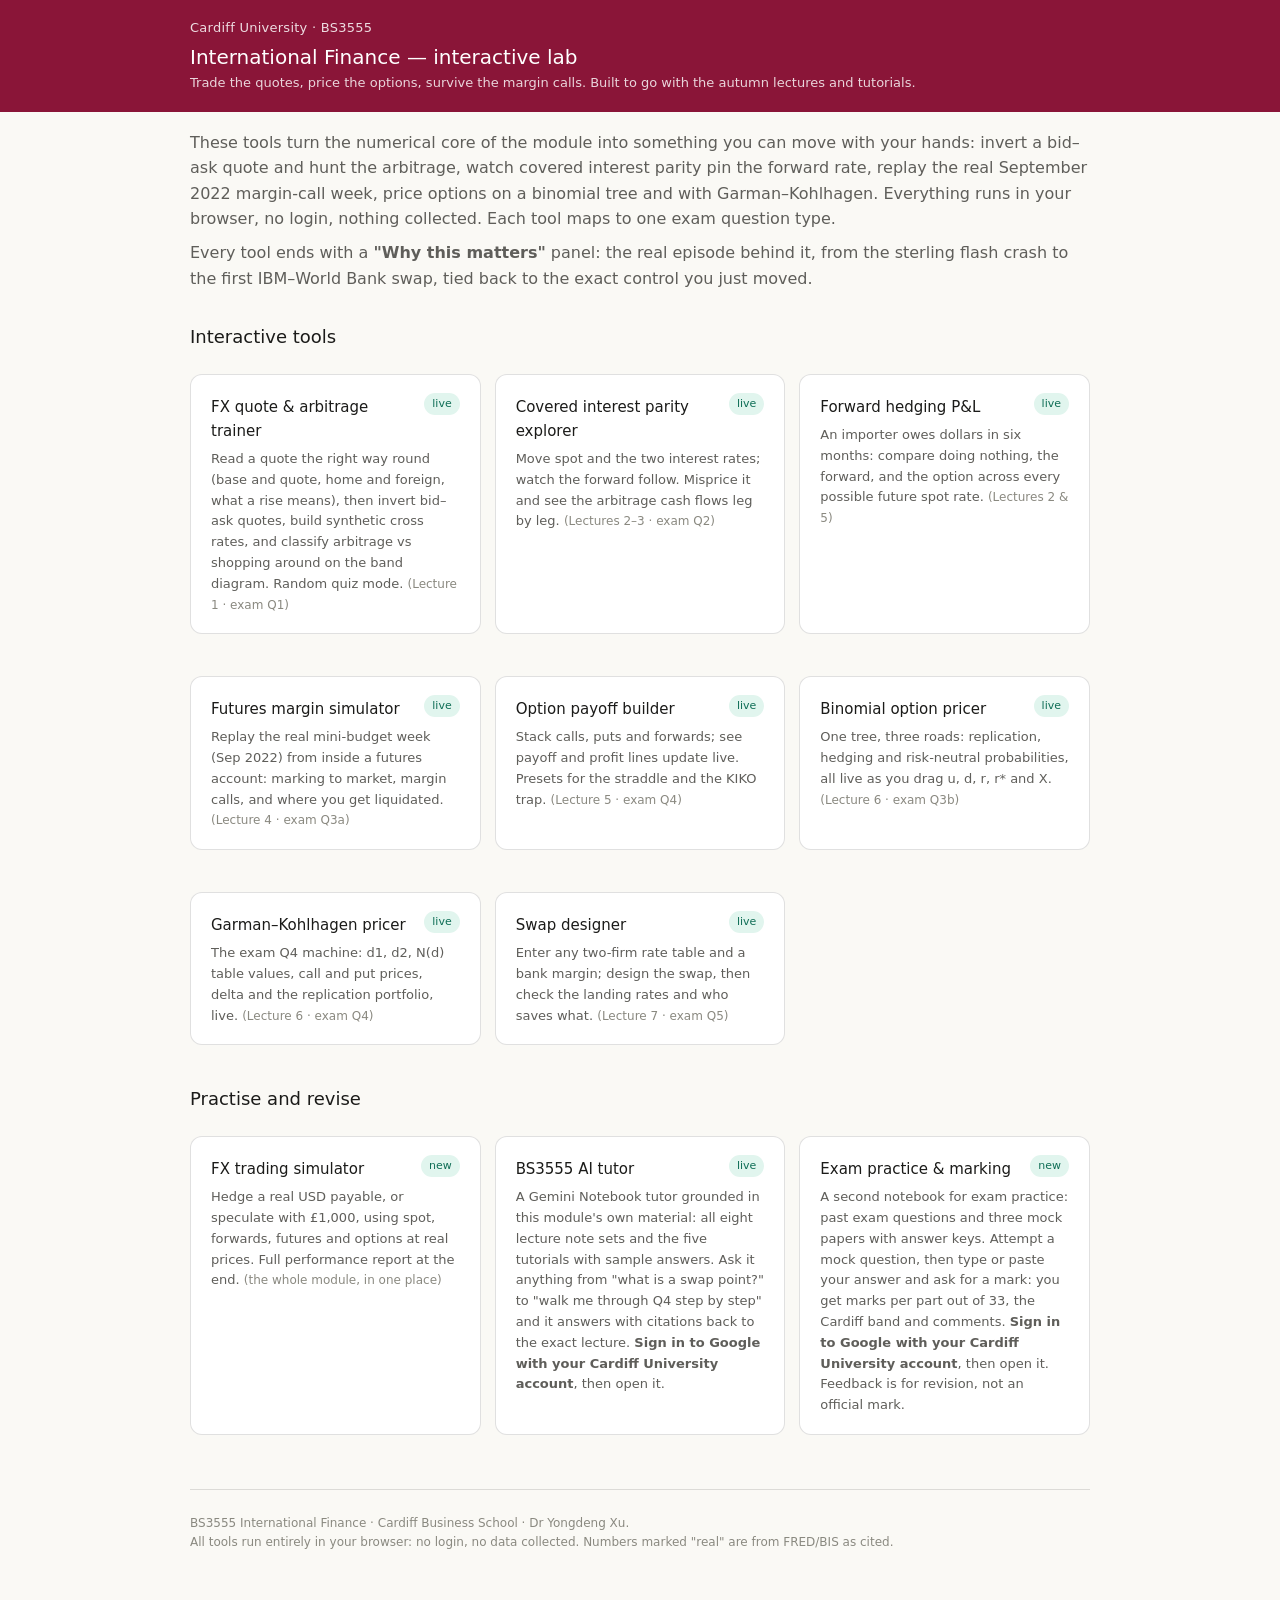
<file: index.html>
<!DOCTYPE html>
<html lang="en">
<head>
<meta charset="utf-8" />
<meta name="viewport" content="width=device-width, initial-scale=1" />
<title>BS3555 interactive lab — International Finance</title>
<link rel="stylesheet" href="assets/styles.css" />
</head>
<body>
<header class="site-header">
  <div class="wrap">
    <div style="flex:1 1 auto;">
      <div class="code">Cardiff University · BS3555</div>
      <h1>International Finance — interactive lab</h1>
      <p class="sub">Trade the quotes, price the options, survive the margin calls. Built to go with the autumn lectures and tutorials.</p>
    </div>
  </div>
</header>

<main class="wrap">
  <p class="muted" style="margin-top:18px;">
    These tools turn the numerical core of the module into something you can move with your hands: invert a
    bid–ask quote and hunt the arbitrage, watch covered interest parity pin the forward rate, replay the real
    September 2022 margin-call week, price options on a binomial tree and with Garman–Kohlhagen. Everything runs
    in your browser, no login, nothing collected. Each tool maps to one exam question type.
  </p>
  <p class="muted" style="margin-top:2px;">
    Every tool ends with a <b>"Why this matters"</b> panel: the real episode behind it, from the sterling flash
    crash to the first IBM–World Bank swap, tied back to the exact control you just moved.
  </p>

  <h2>Interactive tools</h2>
  <div class="grid">

    <a class="card" href="widgets/fx-quote-trainer.html" style="text-decoration:none;color:inherit;">
      <div style="display:flex;justify-content:space-between;align-items:start;gap:8px;">
        <h3 style="margin:.1rem 0;">FX quote &amp; arbitrage trainer</h3><span class="tag live">live</span>
      </div>
      <p class="small muted" style="margin:.3rem 0 0;">Read a quote the right way round (base and quote, home and foreign, what a rise means), then invert bid–ask quotes, build synthetic cross rates, and classify arbitrage vs shopping around on the band diagram. Random quiz mode. <span class="tiny">(Lecture 1 · exam Q1)</span></p>
    </a>

    <a class="card" href="widgets/cip-explorer.html" style="text-decoration:none;color:inherit;">
      <div style="display:flex;justify-content:space-between;align-items:start;gap:8px;">
        <h3 style="margin:.1rem 0;">Covered interest parity explorer</h3><span class="tag live">live</span>
      </div>
      <p class="small muted" style="margin:.3rem 0 0;">Move spot and the two interest rates; watch the forward follow. Misprice it and see the arbitrage cash flows leg by leg. <span class="tiny">(Lectures 2–3 · exam Q2)</span></p>
    </a>

    <a class="card" href="widgets/forward-hedge.html" style="text-decoration:none;color:inherit;">
      <div style="display:flex;justify-content:space-between;align-items:start;gap:8px;">
        <h3 style="margin:.1rem 0;">Forward hedging P&amp;L</h3><span class="tag live">live</span>
      </div>
      <p class="small muted" style="margin:.3rem 0 0;">An importer owes dollars in six months: compare doing nothing, the forward, and the option across every possible future spot rate. <span class="tiny">(Lectures 2 &amp; 5)</span></p>
    </a>

    <a class="card" href="widgets/margin-simulator.html" style="text-decoration:none;color:inherit;">
      <div style="display:flex;justify-content:space-between;align-items:start;gap:8px;">
        <h3 style="margin:.1rem 0;">Futures margin simulator</h3><span class="tag live">live</span>
      </div>
      <p class="small muted" style="margin:.3rem 0 0;">Replay the real mini-budget week (Sep 2022) from inside a futures account: marking to market, margin calls, and where you get liquidated. <span class="tiny">(Lecture 4 · exam Q3a)</span></p>
    </a>

    <a class="card" href="widgets/option-payoffs.html" style="text-decoration:none;color:inherit;">
      <div style="display:flex;justify-content:space-between;align-items:start;gap:8px;">
        <h3 style="margin:.1rem 0;">Option payoff builder</h3><span class="tag live">live</span>
      </div>
      <p class="small muted" style="margin:.3rem 0 0;">Stack calls, puts and forwards; see payoff and profit lines update live. Presets for the straddle and the KIKO trap. <span class="tiny">(Lecture 5 · exam Q4)</span></p>
    </a>

    <a class="card" href="widgets/binomial-pricer.html" style="text-decoration:none;color:inherit;">
      <div style="display:flex;justify-content:space-between;align-items:start;gap:8px;">
        <h3 style="margin:.1rem 0;">Binomial option pricer</h3><span class="tag live">live</span>
      </div>
      <p class="small muted" style="margin:.3rem 0 0;">One tree, three roads: replication, hedging and risk-neutral probabilities, all live as you drag u, d, r, r* and X. <span class="tiny">(Lecture 6 · exam Q3b)</span></p>
    </a>

    <a class="card" href="widgets/gk-pricer.html" style="text-decoration:none;color:inherit;">
      <div style="display:flex;justify-content:space-between;align-items:start;gap:8px;">
        <h3 style="margin:.1rem 0;">Garman–Kohlhagen pricer</h3><span class="tag live">live</span>
      </div>
      <p class="small muted" style="margin:.3rem 0 0;">The exam Q4 machine: d1, d2, N(d) table values, call and put prices, delta and the replication portfolio, live. <span class="tiny">(Lecture 6 · exam Q4)</span></p>
    </a>

    <a class="card" href="widgets/swap-designer.html" style="text-decoration:none;color:inherit;">
      <div style="display:flex;justify-content:space-between;align-items:start;gap:8px;">
        <h3 style="margin:.1rem 0;">Swap designer</h3><span class="tag live">live</span>
      </div>
      <p class="small muted" style="margin:.3rem 0 0;">Enter any two-firm rate table and a bank margin; design the swap, then check the landing rates and who saves what. <span class="tiny">(Lecture 7 · exam Q5)</span></p>
    </a>

  </div>

  <h2 style="margin-top:26px;">Practise and revise</h2>
  <div class="grid">

    <a class="card" href="widgets/trading-sim.html" style="text-decoration:none;color:inherit;">
      <div style="display:flex;justify-content:space-between;align-items:start;gap:8px;">
        <h3 style="margin:.1rem 0;">FX trading simulator</h3><span class="tag live">new</span>
      </div>
      <p class="small muted" style="margin:.3rem 0 0;">Hedge a real USD payable, or speculate with £1,000, using spot, forwards, futures and options at real prices. Full performance report at the end. <span class="tiny">(the whole module, in one place)</span></p>
    </a>

    <a class="card" href="https://notebook.google.com/notebook/582b45f0-46b4-4228-8058-7134e683a247" target="_blank" rel="noopener" style="text-decoration:none;color:inherit;">
      <div style="display:flex;justify-content:space-between;align-items:start;gap:8px;">
        <h3 style="margin:.1rem 0;">BS3555 AI tutor</h3><span class="tag live">live</span>
      </div>
      <p class="small muted" style="margin:.3rem 0 0;">A Gemini Notebook tutor grounded in this module's own material: all eight lecture note sets and the five tutorials with sample answers. Ask it anything from "what is a swap point?" to "walk me through Q4 step by step" and it answers with citations back to the exact lecture. <b>Sign in to Google with your Cardiff University account</b>, then open it.</p>
    </a>

    <a class="card" href="https://notebook.google.com/notebook/c7bdd429-d7c1-4443-be25-0148cfdd7a60" target="_blank" rel="noopener" style="text-decoration:none;color:inherit;">
      <div style="display:flex;justify-content:space-between;align-items:start;gap:8px;">
        <h3 style="margin:.1rem 0;">Exam practice &amp; marking</h3><span class="tag live">new</span>
      </div>
      <p class="small muted" style="margin:.3rem 0 0;">A second notebook for exam practice: past exam questions and three mock papers with answer keys. Attempt a mock question, then type or paste your answer and ask for a mark: you get marks per part out of 33, the Cardiff band and comments. <b>Sign in to Google with your Cardiff University account</b>, then open it. Feedback is for revision, not an official mark.</p>
    </a>

  </div>

  <footer class="site">
    <p>BS3555 International Finance · Cardiff Business School · Dr Yongdeng Xu.<br/>
    All tools run entirely in your browser: no login, no data collected. Numbers marked "real" are from FRED/BIS as cited.</p>
  </footer>
</main>
</body>
</html>
</file>
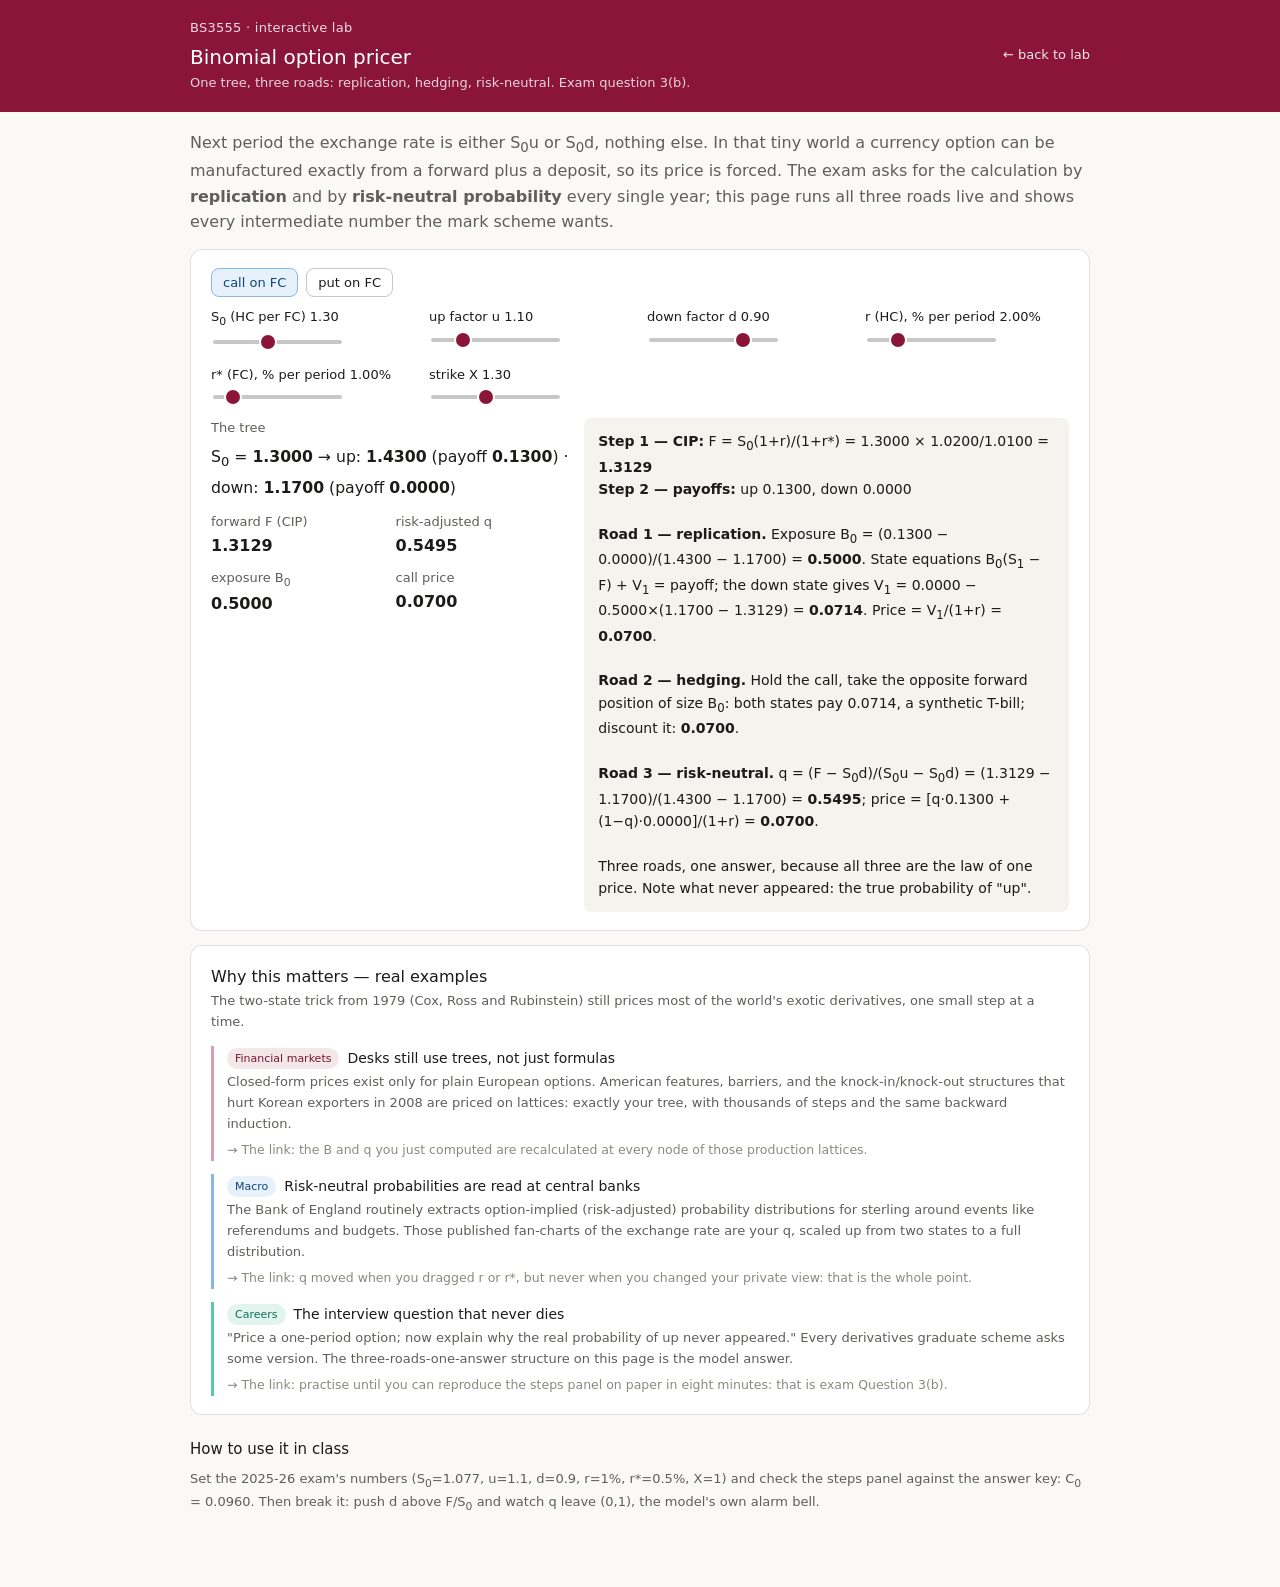
<file: widgets/binomial-pricer.html>
<!DOCTYPE html>
<html lang="en">
<head>
<meta charset="utf-8" />
<meta name="viewport" content="width=device-width, initial-scale=1" />
<title>Binomial option pricer — BS3555</title>
<link rel="stylesheet" href="../assets/styles.css" />
</head>
<body>
<header class="site-header">
  <div class="wrap">
    <div style="flex:1 1 auto;">
      <div class="code">BS3555 · interactive lab</div>
      <h1>Binomial option pricer</h1>
      <p class="sub">One tree, three roads: replication, hedging, risk-neutral. Exam question 3(b).</p>
    </div>
    <a class="crumb" href="../index.html">← back to lab</a>
  </div>
</header>

<main class="wrap">
  <p class="muted" style="margin-top:18px;">
    Next period the exchange rate is either S<sub>0</sub>u or S<sub>0</sub>d, nothing else. In that tiny world a
    currency option can be manufactured exactly from a forward plus a deposit, so its price is forced. The exam asks
    for the calculation by <b>replication</b> and by <b>risk-neutral probability</b> every single year; this page runs
    all three roads live and shows every intermediate number the mark scheme wants.
  </p>

  <div class="card">
    <div style="display:flex;gap:8px;margin-bottom:10px;">
      <button class="chip typ active" data-t="call">call on FC</button>
      <button class="chip typ" data-t="put">put on FC</button>
    </div>
    <div style="display:grid;grid-template-columns:repeat(auto-fit,minmax(170px,1fr));gap:14px;margin-bottom:12px;">
      <label class="small">S<sub>0</sub> (HC per FC) <span id="v-s"></span><input type="range" id="s" min="0.8" max="2.0" step="0.01" value="1.30"/></label>
      <label class="small">up factor u <span id="v-u"></span><input type="range" id="u" min="1.02" max="1.40" step="0.01" value="1.10"/></label>
      <label class="small">down factor d <span id="v-d"></span><input type="range" id="d" min="0.60" max="0.99" step="0.01" value="0.90"/></label>
      <label class="small">r (HC), % per period <span id="v-r"></span><input type="range" id="r" min="0" max="10" step="0.25" value="2"/></label>
      <label class="small">r* (FC), % per period <span id="v-rs"></span><input type="range" id="rs" min="0" max="10" step="0.25" value="1"/></label>
      <label class="small">strike X <span id="v-x"></span><input type="range" id="x" min="0.8" max="2.0" step="0.01" value="1.30"/></label>
    </div>

    <div id="warn"></div>

    <div style="display:grid;grid-template-columns:1fr 1.35fr;gap:14px;align-items:start;">
      <div>
        <div class="small muted" style="margin-bottom:4px;">The tree</div>
        <div id="tree" style="line-height:1.8;font-size:0.98rem;"></div>
        <div style="display:grid;grid-template-columns:1fr 1fr;gap:10px;margin-top:10px;">
          <div class="metric" id="m-f"></div>
          <div class="metric" id="m-q"></div>
          <div class="metric" id="m-b"></div>
          <div class="metric" id="m-p"></div>
        </div>
      </div>
      <div class="maths" style="display:block;" id="steps"></div>
    </div>
  </div>

  <div class="why">
    <h3>Why this matters — real examples</h3>
    <p class="lead">The two-state trick from 1979 (Cox, Ross and Rubinstein) still prices most of the world's exotic derivatives, one small step at a time.</p>
    <div class="exlist">
      <div class="ex fin">
        <p class="h"><span class="pill fin">Financial markets</span>Desks still use trees, not just formulas</p>
        <p class="b">Closed-form prices exist only for plain European options. American features, barriers, and the knock-in/knock-out structures that hurt Korean exporters in 2008 are priced on lattices: exactly your tree, with thousands of steps and the same backward induction.</p>
        <span class="k">→ The link: the B and q you just computed are recalculated at every node of those production lattices.</span>
      </div>
      <div class="ex macro">
        <p class="h"><span class="pill macro">Macro</span>Risk-neutral probabilities are read at central banks</p>
        <p class="b">The Bank of England routinely extracts option-implied (risk-adjusted) probability distributions for sterling around events like referendums and budgets. Those published fan-charts of the exchange rate are your q, scaled up from two states to a full distribution.</p>
        <span class="k">→ The link: q moved when you dragged r or r*, but never when you changed your private view: that is the whole point.</span>
      </div>
      <div class="ex labour">
        <p class="h"><span class="pill labour">Careers</span>The interview question that never dies</p>
        <p class="b">"Price a one-period option; now explain why the real probability of up never appeared." Every derivatives graduate scheme asks some version. The three-roads-one-answer structure on this page is the model answer.</p>
        <span class="k">→ The link: practise until you can reproduce the steps panel on paper in eight minutes: that is exam Question 3(b).</span>
      </div>
    </div>
  </div>

  <h3>How to use it in class</h3>
  <p class="small muted">Set the 2025-26 exam's numbers (S<sub>0</sub>=1.077, u=1.1, d=0.9, r=1%, r*=0.5%, X=1) and check the steps panel against the answer key: C<sub>0</sub> = 0.0960. Then break it: push d above F/S<sub>0</sub> and watch q leave (0,1), the model's own alarm bell.</p>

<script src="../assets/fxlib.js"></script>
<script>
let typ = "call";
document.querySelectorAll(".typ").forEach(b => b.addEventListener("click", e => {
  document.querySelectorAll(".typ").forEach(x => x.classList.remove("active"));
  e.target.classList.add("active"); typ = e.target.dataset.t; upd();
}));

function upd() {
  const S0 = +document.getElementById("s").value, u = +document.getElementById("u").value, d = +document.getElementById("d").value;
  const r = +document.getElementById("r").value / 100, rs = +document.getElementById("rs").value / 100, X = +document.getElementById("x").value;
  ["s","u","d","r","rs","x"].forEach(id => {
    const el = document.getElementById("v-" + id);
    const v = +document.getElementById(id).value;
    el.textContent = (id === "r" || id === "rs") ? v.toFixed(2) + "%" : fmt(v, 2);
  });
  const B1 = binom1(S0, u, d, r, rs, X, typ);
  const ok = B1.q > 0 && B1.q < 1;
  document.getElementById("warn").innerHTML = ok ? "" :
    `<p class="badge bad" style="display:inline-block;">q = ${fmt(B1.q,3)} is outside (0,1): the forward ${fmt(B1.F,4)} lies outside [S<sub>0</sub>d, S<sub>0</sub>u], so this tree admits arbitrage before any option enters. Fix u, d or the rates.</p>`;

  document.getElementById("tree").innerHTML =
    `S<sub>0</sub> = <b>${fmt(S0,4)}</b> →
     up: <b>${fmt(B1.Su,4)}</b> (payoff <b>${fmt(B1.Cu,4)}</b>) ·
     down: <b>${fmt(B1.Sd,4)}</b> (payoff <b>${fmt(B1.Cd,4)}</b>)`;
  document.getElementById("m-f").innerHTML = `<div class="small muted">forward F (CIP)</div><b>${fmt(B1.F,4)}</b>`;
  document.getElementById("m-q").innerHTML = `<div class="small muted">risk-adjusted q</div><b>${fmt(B1.q,4)}</b>`;
  document.getElementById("m-b").innerHTML = `<div class="small muted">exposure B<sub>0</sub></div><b>${fmt(B1.B,4)}</b>`;
  document.getElementById("m-p").innerHTML = `<div class="small muted">${typ} price</div><b>${fmt(B1.price,4)}</b>`;

  document.getElementById("steps").innerHTML = `
    <b>Step 1 — CIP:</b> F = S<sub>0</sub>(1+r)/(1+r*) = ${fmt(S0,4)} × ${fmt(1+r,4)}/${fmt(1+rs,4)} = <b>${fmt(B1.F,4)}</b><br/>
    <b>Step 2 — payoffs:</b> up ${fmt(B1.Cu,4)}, down ${fmt(B1.Cd,4)}<br/><br/>
    <b>Road 1 — replication.</b> Exposure B<sub>0</sub> = (${fmt(B1.Cu,4)} − ${fmt(B1.Cd,4)})/(${fmt(B1.Su,4)} − ${fmt(B1.Sd,4)}) = <b>${fmt(B1.B,4)}</b>.
    State equations B<sub>0</sub>(S<sub>1</sub> − F) + V<sub>1</sub> = payoff; the down state gives
    V<sub>1</sub> = ${fmt(B1.Cd,4)} − ${fmt(B1.B,4)}×(${fmt(B1.Sd,4)} − ${fmt(B1.F,4)}) = <b>${fmt(B1.V1,4)}</b>.
    Price = V<sub>1</sub>/(1+r) = <b>${fmt(B1.priceRepl,4)}</b>.<br/><br/>
    <b>Road 2 — hedging.</b> Hold the ${typ}, take the opposite forward position of size B<sub>0</sub>: both states pay ${fmt(B1.V1,4)}, a synthetic T-bill; discount it: <b>${fmt(B1.priceRepl,4)}</b>.<br/><br/>
    <b>Road 3 — risk-neutral.</b> q = (F − S<sub>0</sub>d)/(S<sub>0</sub>u − S<sub>0</sub>d) = (${fmt(B1.F,4)} − ${fmt(B1.Sd,4)})/(${fmt(B1.Su,4)} − ${fmt(B1.Sd,4)}) = <b>${fmt(B1.q,4)}</b>;
    price = [q·${fmt(B1.Cu,4)} + (1−q)·${fmt(B1.Cd,4)}]/(1+r) = <b>${fmt(B1.price,4)}</b>.<br/><br/>
    Three roads, one answer, because all three are the law of one price. Note what never appeared: the true probability of "up".`;
}
document.querySelectorAll("input").forEach(el => el.addEventListener("input", upd));
upd();
</script>
</main>
</body>
</html>
</file>
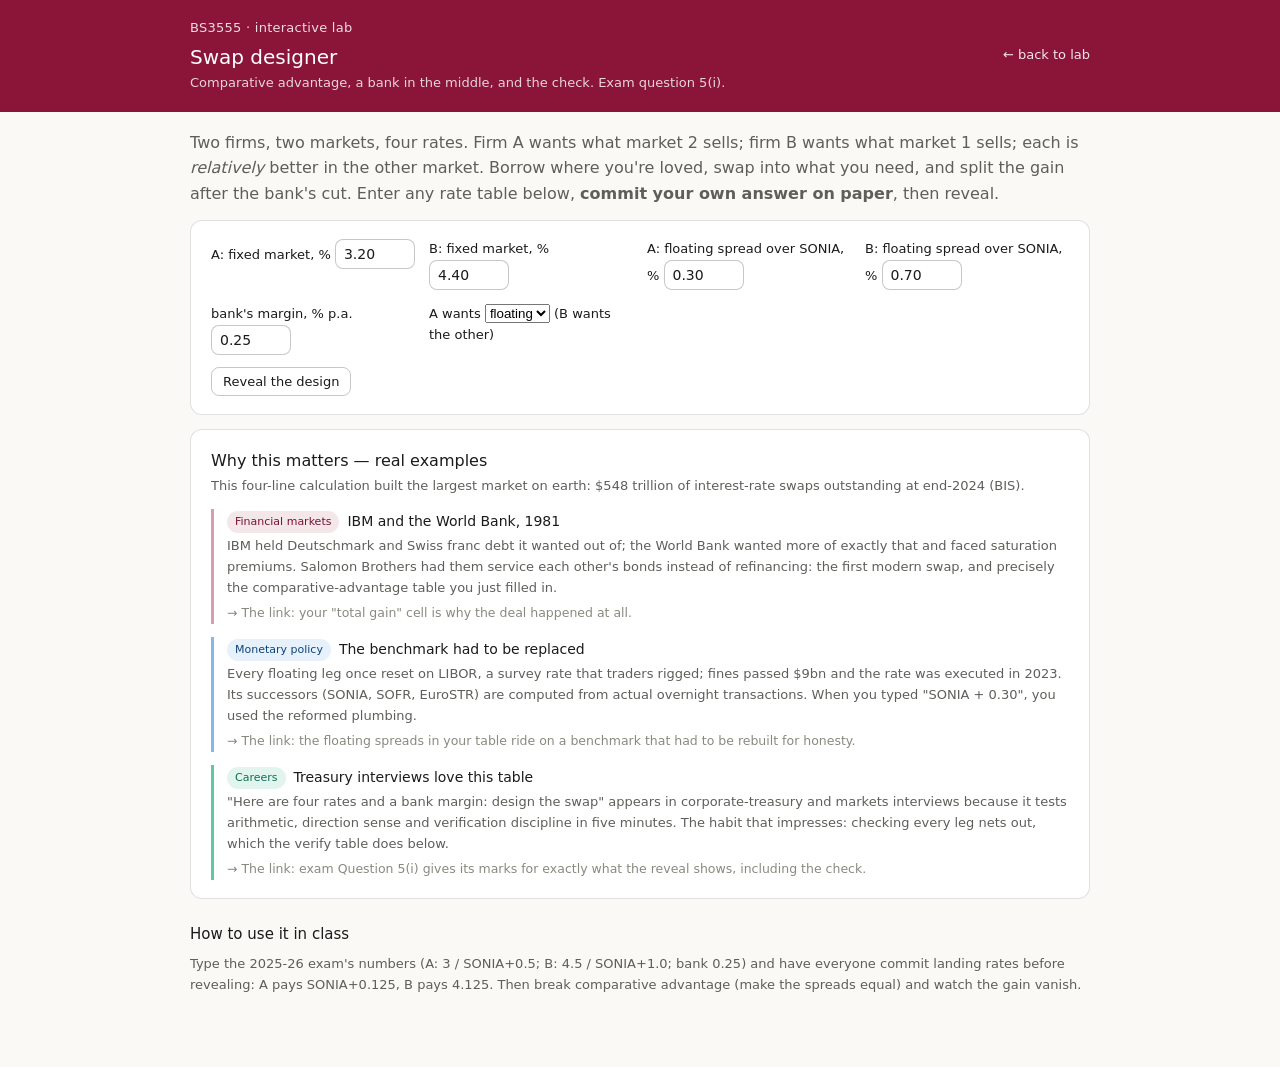
<file: widgets/swap-designer.html>
<!DOCTYPE html>
<html lang="en">
<head>
<meta charset="utf-8" />
<meta name="viewport" content="width=device-width, initial-scale=1" />
<title>Swap designer — BS3555</title>
<link rel="stylesheet" href="../assets/styles.css" />
</head>
<body>
<header class="site-header">
  <div class="wrap">
    <div style="flex:1 1 auto;">
      <div class="code">BS3555 · interactive lab</div>
      <h1>Swap designer</h1>
      <p class="sub">Comparative advantage, a bank in the middle, and the check. Exam question 5(i).</p>
    </div>
    <a class="crumb" href="../index.html">← back to lab</a>
  </div>
</header>

<main class="wrap">
  <p class="muted" style="margin-top:18px;">
    Two firms, two markets, four rates. Firm A wants what market 2 sells; firm B wants what market 1 sells; each is
    <i>relatively</i> better in the other market. Borrow where you're loved, swap into what you need, and split the
    gain after the bank's cut. Enter any rate table below, <b>commit your own answer on paper</b>, then reveal.
  </p>

  <div class="card">
    <div style="display:grid;grid-template-columns:repeat(auto-fit,minmax(190px,1fr));gap:14px;margin-bottom:12px;">
      <label class="small">A: fixed market, % <input type="number" id="fixA" step="0.05" value="3.20" style="width:80px;"/></label>
      <label class="small">B: fixed market, % <input type="number" id="fixB" step="0.05" value="4.40" style="width:80px;"/></label>
      <label class="small">A: floating spread over SONIA, % <input type="number" id="fltA" step="0.05" value="0.30" style="width:80px;"/></label>
      <label class="small">B: floating spread over SONIA, % <input type="number" id="fltB" step="0.05" value="0.70" style="width:80px;"/></label>
      <label class="small">bank's margin, % p.a. <input type="number" id="bank" step="0.05" value="0.25" style="width:80px;"/></label>
      <label class="small">A wants
        <select id="wantA"><option value="flt" selected>floating</option><option value="fix">fixed</option></select>
        (B wants the other)</label>
    </div>
    <button id="reveal">Reveal the design</button>

    <div id="out" style="display:none;margin-top:12px;">
      <div style="display:grid;grid-template-columns:repeat(auto-fit,minmax(140px,1fr));gap:10px;margin-bottom:10px;">
        <div class="metric" id="m-spr"></div>
        <div class="metric" id="m-gain"></div>
        <div class="metric" id="m-landA"></div>
        <div class="metric" id="m-landB"></div>
      </div>
      <div class="maths" style="display:block;" id="steps"></div>
      <div style="overflow-x:auto;margin-top:10px;"><table class="results" id="verify"></table></div>
    </div>
  </div>

  <div class="why">
    <h3>Why this matters — real examples</h3>
    <p class="lead">This four-line calculation built the largest market on earth: $548 trillion of interest-rate swaps outstanding at end-2024 (BIS).</p>
    <div class="exlist">
      <div class="ex fin">
        <p class="h"><span class="pill fin">Financial markets</span>IBM and the World Bank, 1981</p>
        <p class="b">IBM held Deutschmark and Swiss franc debt it wanted out of; the World Bank wanted more of exactly that and faced saturation premiums. Salomon Brothers had them service each other's bonds instead of refinancing: the first modern swap, and precisely the comparative-advantage table you just filled in.</p>
        <span class="k">→ The link: your "total gain" cell is why the deal happened at all.</span>
      </div>
      <div class="ex macro">
        <p class="h"><span class="pill macro">Monetary policy</span>The benchmark had to be replaced</p>
        <p class="b">Every floating leg once reset on LIBOR, a survey rate that traders rigged; fines passed $9bn and the rate was executed in 2023. Its successors (SONIA, SOFR, EuroSTR) are computed from actual overnight transactions. When you typed "SONIA + 0.30", you used the reformed plumbing.</p>
        <span class="k">→ The link: the floating spreads in your table ride on a benchmark that had to be rebuilt for honesty.</span>
      </div>
      <div class="ex labour">
        <p class="h"><span class="pill labour">Careers</span>Treasury interviews love this table</p>
        <p class="b">"Here are four rates and a bank margin: design the swap" appears in corporate-treasury and markets interviews because it tests arithmetic, direction sense and verification discipline in five minutes. The habit that impresses: checking every leg nets out, which the verify table does below.</p>
        <span class="k">→ The link: exam Question 5(i) gives its marks for exactly what the reveal shows, including the check.</span>
      </div>
    </div>
  </div>

  <h3>How to use it in class</h3>
  <p class="small muted">Type the 2025-26 exam's numbers (A: 3 / SONIA+0.5; B: 4.5 / SONIA+1.0; bank 0.25) and have everyone commit landing rates before revealing: A pays SONIA+0.125, B pays 4.125. Then break comparative advantage (make the spreads equal) and watch the gain vanish.</p>

<script src="../assets/fxlib.js"></script>
<script>
document.getElementById("reveal").addEventListener("click", () => {
  const fixA = +document.getElementById("fixA").value, fixB = +document.getElementById("fixB").value;
  const fltA = +document.getElementById("fltA").value, fltB = +document.getElementById("fltB").value;
  const bank = +document.getElementById("bank").value;
  const wantAflt = document.getElementById("wantA").value === "flt";
  const sFix = fixB - fixA, sFlt = fltB - fltA;
  const total = Math.abs(sFix - sFlt), gain = total - bank, each = gain / 2;   // total gain first, bank margin off, then split

  const out = document.getElementById("out"); out.style.display = "block";
  document.getElementById("m-spr").innerHTML = `<div class="small muted">spreads (fixed / floating)</div><b>${sFix.toFixed(2)}% / ${sFlt.toFixed(2)}%</b>`;
  document.getElementById("m-gain").innerHTML = `<div class="small muted">total gain / left after bank</div><b class="${gain>0?"ok":"bad"}">${total.toFixed(2)}% / ${gain.toFixed(2)}% (${each.toFixed(3)}% each)</b>`;

  if (gain <= 0) {
    document.getElementById("m-landA").innerHTML = `<div class="small muted">verdict</div><b class="bad">no swap</b>`;
    document.getElementById("m-landB").innerHTML = `<div class="small muted">why</div><b>spread difference ≤ bank margin</b>`;
    document.getElementById("steps").innerHTML = `The gain from comparative advantage is |${sFix.toFixed(2)} − ${sFlt.toFixed(2)}| − ${bank.toFixed(2)} = ${gain.toFixed(2)}% ≤ 0: with this bank margin there is nothing to share, so both firms should simply borrow directly in their target markets.`;
    document.getElementById("verify").innerHTML = "";
    return;
  }
  // A has comparative advantage where B's premium over A is LARGER
  const aBorrowsFix = sFix > sFlt;
  const landA = wantAflt ? `SONIA + ${(fltA - each).toFixed(3)}%` : `${(fixA - each).toFixed(3)}%`;
  const landB = wantAflt ? `${(fixB - each).toFixed(3)}%` : `SONIA + ${(fltB - each).toFixed(3)}%`;
  document.getElementById("m-landA").innerHTML = `<div class="small muted">A ends up paying</div><b>${landA}</b>`;
  document.getElementById("m-landB").innerHTML = `<div class="small muted">B ends up paying</div><b>${landB}</b>`;

  const borrowA = aBorrowsFix ? `fixed at ${fixA.toFixed(2)}%` : `floating at SONIA+${fltA.toFixed(2)}%`;
  const borrowB = aBorrowsFix ? `floating at SONIA+${fltB.toFixed(2)}%` : `fixed at ${fixB.toFixed(2)}%`;
  document.getElementById("steps").innerHTML = `
    <b>1. Spreads:</b> fixed ${sFix.toFixed(2)}%, floating ${sFlt.toFixed(2)}%.<br/>
    <b>2. Total gain:</b> difference of the spreads = |${sFix.toFixed(2)} − ${sFlt.toFixed(2)}| = <b>${total.toFixed(2)}%</b>. Deduct the bank's margin first: ${total.toFixed(2)} − ${bank.toFixed(2)} = <b>${gain.toFixed(2)}%</b>, then split: <b>${each.toFixed(3)}%</b> each.<br/>
    <b>3. Borrowing:</b> A borrows ${borrowA} (its comparative advantage); B borrows ${borrowB}; both swap through the bank.<br/>
    <b>4. Landing rates:</b> each firm's target-market rate minus its share: A pays <b>${landA}</b>, B pays <b>${landB}</b>.`;

  document.getElementById("verify").innerHTML = `
    <tr><th>check</th><th>calculation</th><th>result</th></tr>
    <tr><td>A saves</td><td>${wantAflt ? `(SONIA+${fltA.toFixed(2)}) − (${landA})` : `${fixA.toFixed(2)} − (${landA})`}</td><td class="ok">${each.toFixed(3)}% ✓</td></tr>
    <tr><td>B saves</td><td>${wantAflt ? `${fixB.toFixed(2)} − ${landB}` : `(SONIA+${fltB.toFixed(2)}) − (${landB})`}</td><td class="ok">${each.toFixed(3)}% ✓</td></tr>
    <tr><td>the check</td><td>A's saving + B's saving + bank margin = ${each.toFixed(3)} + ${each.toFixed(3)} + ${bank.toFixed(2)}</td><td class="ok">${(2 * each + bank).toFixed(2)}% = total gain ${total.toFixed(2)}% ✓</td></tr>
    <tr><td>legs cancel</td><td>each firm receives from the bank exactly what it pays its own lender</td><td class="ok">by construction ✓</td></tr>`;
});
</script>
</main>
</body>
</html>
</file>
<file: assets/styles.css>
/* BS3551 Interactive Lab — shared design tokens + components.
   Light/dark aware. Edit the :root values to rebrand (e.g. swap --brand to a
   different Cardiff palette). Tokens mirror the names used inside each widget. */

:root {
  --brand: #8A1538;            /* Cardiff "claret" — change to rebrand */
  --brand-text: #ffffff;

  --color-background-primary: #ffffff;
  --color-background-secondary: #f4f3ee;
  --color-background-tertiary: #faf9f5;
  --color-background-info: #E6F1FB;
  --color-background-success: #E1F5EE;
  --color-background-danger: #FCEBEB;
  --color-background-warning: #FAEEDA;

  --color-text-primary: #1b1b19;
  --color-text-secondary: #5F5E5A;
  --color-text-tertiary: #8a8980;
  --color-text-info: #0C447C;
  --color-text-success: #0F6E56;
  --color-text-danger: #A32D2D;

  --color-border-tertiary: rgba(0,0,0,0.12);
  --color-border-secondary: rgba(0,0,0,0.22);
  --color-border-primary: rgba(0,0,0,0.32);
  --color-border-info: #85B7EB;
  --color-border-success: #5DCAA5;
  --color-border-danger: #F09595;

  --border-radius-md: 8px;
  --border-radius-lg: 12px;
  --font-sans: ui-sans-serif, system-ui, -apple-system, "Segoe UI", Roboto, Helvetica, Arial, sans-serif;
  --font-mono: ui-monospace, "SF Mono", "Cascadia Code", Consolas, monospace;
  --maxw: 940px;
}

@media (prefers-color-scheme: dark) {
  :root {
    --brand: #C04A6A;
    --color-background-primary: #262624;
    --color-background-secondary: #2f2f2c;
    --color-background-tertiary: #1d1d1b;
    --color-background-info: #10233a;
    --color-background-success: #0e2b25;
    --color-background-danger: #3a1717;
    --color-background-warning: #332714;
    --color-text-primary: #ECEAE3;
    --color-text-secondary: #B4B2A9;
    --color-text-tertiary: #888780;
    --color-text-info: #85B7EB;
    --color-text-success: #5DCAA5;
    --color-text-danger: #F09595;
    --color-border-tertiary: rgba(255,255,255,0.14);
    --color-border-secondary: rgba(255,255,255,0.26);
    --color-border-primary: rgba(255,255,255,0.36);
  }
}

* { box-sizing: border-box; }
html { -webkit-text-size-adjust: 100%; }
body {
  margin: 0;
  font-family: var(--font-sans);
  color: var(--color-text-primary);
  background: var(--color-background-tertiary);
  line-height: 1.6;
}
.wrap { max-width: var(--maxw); margin: 0 auto; padding: 0 20px 64px; }

/* Header */
.site-header { background: var(--brand); color: var(--brand-text); }
.site-header .wrap { padding-top: 18px; padding-bottom: 18px; display: flex; align-items: center; gap: 14px; flex-wrap: wrap; }
.site-header .code { font-weight: 500; letter-spacing: .02em; opacity: .85; font-size: 13px; }
.site-header h1 { font-size: 20px; font-weight: 500; margin: 2px 0 0; }
.site-header .sub { font-size: 13px; opacity: .82; margin: 0; }
.crumb { color: var(--brand-text); text-decoration: none; font-size: 13px; opacity: .9; }
.crumb:hover { opacity: 1; text-decoration: underline; }

a { color: var(--color-text-info); }

h2 { font-size: 18px; font-weight: 500; margin: 2rem 0 .5rem; }
h3 { font-size: 15px; font-weight: 500; margin: 1.4rem 0 .4rem; }
p { margin: .5rem 0; }
.muted { color: var(--color-text-secondary); }
.small { font-size: 13px; }
.tiny { font-size: 12px; color: var(--color-text-tertiary); }

/* Cards */
.card {
  background: var(--color-background-primary);
  border: 0.5px solid var(--color-border-tertiary);
  border-radius: var(--border-radius-lg);
  padding: 18px 20px;
  margin: 14px 0;
}
.grid { display: grid; grid-template-columns: repeat(auto-fit, minmax(240px, 1fr)); gap: 14px; }

/* Buttons / chips */
button, .btn {
  font-family: inherit; font-size: 13px; padding: 6px 11px;
  border-radius: var(--border-radius-md);
  border: 0.5px solid var(--color-border-secondary);
  background: transparent; color: var(--color-text-primary);
  cursor: pointer; transition: background .12s ease, transform .04s ease;
}
button:hover, .btn:hover { background: var(--color-background-secondary); }
button:active { transform: scale(0.98); }
.chip.active { background: var(--color-background-info); border-color: var(--color-border-info); color: var(--color-text-info); }

/* Range inputs */
input[type=range] { -webkit-appearance: none; appearance: none; height: 4px; border-radius: 2px;
  background: var(--color-border-secondary); outline: none; }
input[type=range]::-webkit-slider-thumb { -webkit-appearance: none; width: 18px; height: 18px;
  border-radius: 50%; background: var(--brand); cursor: pointer; border: 2px solid var(--color-background-primary); }
input[type=range]::-moz-range-thumb { width: 16px; height: 16px; border-radius: 50%;
  background: var(--brand); cursor: pointer; border: 2px solid var(--color-background-primary); }
input[type=number] { font-family: inherit; font-size: 14px; padding: 6px 8px; width: 90px;
  border-radius: var(--border-radius-md); border: 0.5px solid var(--color-border-secondary);
  background: var(--color-background-primary); color: var(--color-text-primary); }

/* Badges */
.badge { font-size: 12px; padding: 3px 9px; border-radius: var(--border-radius-md); white-space: nowrap; }
.badge.ok { background: var(--color-background-success); color: var(--color-text-success); }
.badge.bad { background: var(--color-background-danger); color: var(--color-text-danger); }
.badge.info { background: var(--color-background-info); color: var(--color-text-info); }

/* Maths reveal panel */
.maths { background: var(--color-background-secondary); border-radius: var(--border-radius-md);
  padding: 12px 14px; font-size: 14px; }
.maths code, .mono { font-family: var(--font-mono); font-size: 13px; }

/* Tables */
table.results { width: 100%; border-collapse: collapse; font-size: 13px; }
table.results th, table.results td { padding: 6px 8px; text-align: right; border-bottom: 0.5px solid var(--color-border-tertiary); }
table.results th:first-child, table.results td:first-child { text-align: left; }
table.results thead th { color: var(--color-text-secondary); font-weight: 500; }

.tag { display: inline-block; font-size: 11px; padding: 2px 8px; border-radius: 999px;
  background: var(--color-background-secondary); color: var(--color-text-secondary); }
.tag.live { background: var(--color-background-success); color: var(--color-text-success); }
.tag.soon { background: var(--color-background-warning); color: #854F0B; }

footer.site { border-top: 0.5px solid var(--color-border-tertiary); margin-top: 40px; padding-top: 16px;
  font-size: 12px; color: var(--color-text-tertiary); }

/* "Why it matters" real-world panel + interest-area pills (used on every widget) */
:root {
  --pill-fin-bg: rgba(138,21,56,0.10);  --pill-fin-fg: #7a1230;  --pill-fin-bd: #d99db0;
  --pill-house-fg: #854F0B;             --pill-house-bd: #E0B060;
}
@media (prefers-color-scheme: dark) {
  :root {
    --pill-fin-bg: rgba(192,74,106,0.20); --pill-fin-fg: #EBA6BA; --pill-fin-bd: #7a3346;
    --pill-house-fg: #E4B36A;             --pill-house-bd: #8a6a2e;
  }
}
.why { background: var(--color-background-primary); border: 0.5px solid var(--color-border-tertiary);
  border-radius: var(--border-radius-lg); padding: 18px 20px; margin: 14px 0; }
.why > h3 { margin: 0 0 2px; font-size: 16px; }
.why > .lead { color: var(--color-text-secondary); font-size: 13px; margin: 0 0 13px; }
.exlist { display: grid; gap: 13px; }
.ex { border-left: 3px solid var(--color-border-secondary); padding: 1px 0 1px 13px; }
.ex.macro  { border-left-color: var(--color-border-info); }
.ex.fin    { border-left-color: var(--pill-fin-bd); }
.ex.labour { border-left-color: var(--color-border-success); }
.ex.house  { border-left-color: var(--pill-house-bd); }
.ex .h { font-weight: 500; font-size: 14px; margin: 0 0 3px; }
.ex .b { color: var(--color-text-secondary); font-size: 13px; margin: 0; }
.ex .k { display: block; color: var(--color-text-tertiary); font-size: 12.5px; margin-top: 5px; }
.pill { display: inline-block; font-size: 11px; font-weight: 500; padding: 2px 8px;
  border-radius: 999px; margin-right: 8px; vertical-align: 1px; white-space: nowrap; }
.pill.macro  { background: var(--color-background-info);    color: var(--color-text-info); }
.pill.fin    { background: var(--pill-fin-bg);              color: var(--pill-fin-fg); }
.pill.labour { background: var(--color-background-success); color: var(--color-text-success); }
.pill.house  { background: var(--color-background-warning); color: var(--pill-house-fg); }
</file>
